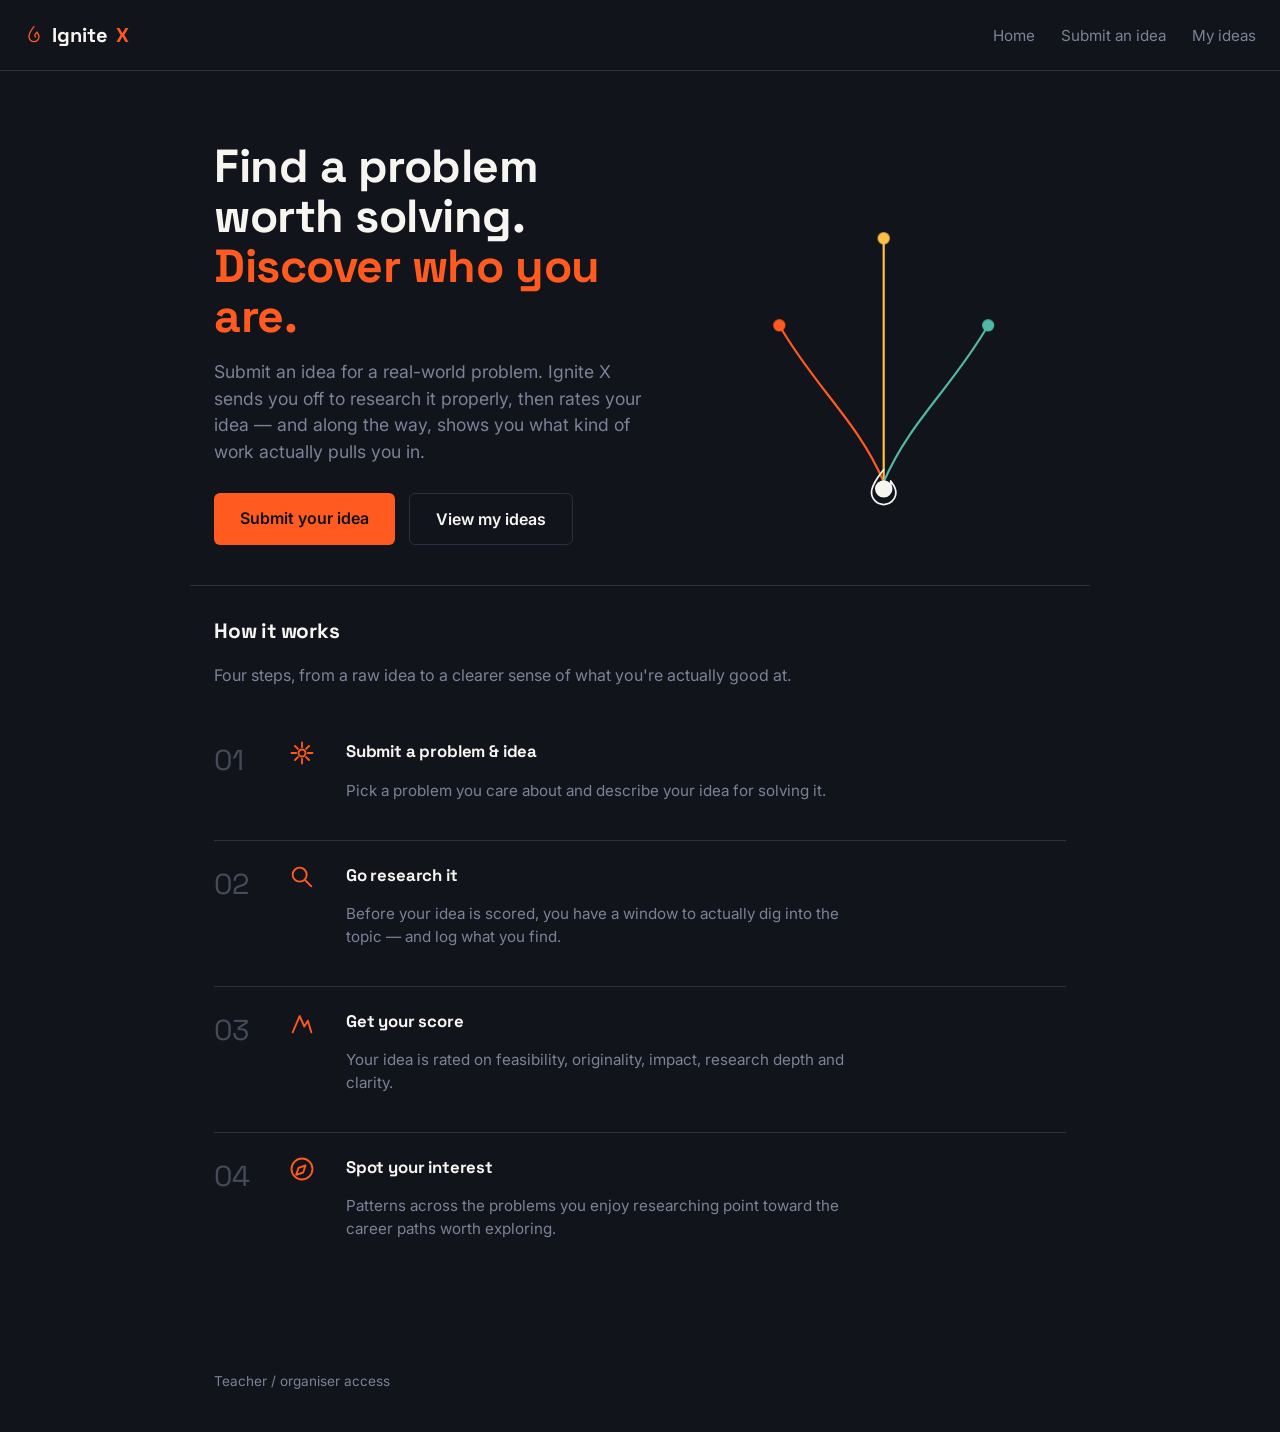
<file: index.html>
<!DOCTYPE html>
<html lang="en">
<head>
<meta charset="UTF-8">
<meta name="viewport" content="width=device-width, initial-scale=1">
<title>Ignite X</title>
<link rel="preconnect" href="https://fonts.googleapis.com">
<link href="https://fonts.googleapis.com/css2?family=Space+Grotesk:wght@500;700&family=Inter:wght@400;500;600&display=swap" rel="stylesheet">
<link rel="stylesheet" href="style.css">
</head>
<body>

<nav>
  <div class="logo">
    <svg class="mark" viewBox="0 0 24 24" fill="none" xmlns="http://www.w3.org/2000/svg">
      <path d="M12 2C12 2 6 9 6 14a6 6 0 0012 0c0-2.5-1.5-4-2.5-5.5C14.5 10 13 11 13 12.5c0 .8.5 1.3 1 1.8" stroke="#ff5a1f" stroke-width="1.6" stroke-linecap="round" stroke-linejoin="round"/>
    </svg>
    Ignite<span>X</span>
  </div>
  <div class="links">
    <a href="index.html">Home</a>
    <a href="submit.html">Submit an idea</a>
    <a href="dashboard.html">My ideas</a>
  </div>
</nav>

<section class="hero wrap">
  <div class="hero-grid">
    <div>
      <h1>Find a problem worth solving. <span class="accent">Discover who you are.</span></h1>
      <p>Submit an idea for a real-world problem. Ignite X sends you off to research it properly, then rates your idea — and along the way, shows you what kind of work actually pulls you in.</p>
      <div style="margin-top:28px;display:flex;gap:14px">
        <a href="submit.html" class="btn">Submit your idea</a>
        <a href="dashboard.html" class="btn ghost">View my ideas</a>
      </div>
    </div>
    <svg class="hero-art" viewBox="0 0 420 420" fill="none" xmlns="http://www.w3.org/2000/svg">
      <path class="draw" d="M210 370 C 180 300 130 260 90 190" stroke="#ff5a1f" stroke-width="2.5" stroke-linecap="round"/>
      <path class="draw d2" d="M210 370 C 210 280 210 200 210 90" stroke="#ffc145" stroke-width="2.5" stroke-linecap="round"/>
      <path class="draw d3" d="M210 370 C 240 300 290 260 330 190" stroke="#4fb8a6" stroke-width="2.5" stroke-linecap="round"/>
      <circle class="dot d1" cx="90" cy="190" r="7" fill="#ff5a1f"/>
      <circle class="dot d2" cx="210" cy="90" r="7" fill="#ffc145"/>
      <circle class="dot d3" cx="330" cy="190" r="7" fill="#4fb8a6"/>
      <circle cx="210" cy="378" r="10" fill="#f7f5f0"/>
      <path d="M210 356c0 0-14 16-14 26a14 14 0 0028 0c0-6-3.5-9.5-6-13 1 5-2 8-4 9" stroke="#f7f5f0" stroke-width="2" stroke-linecap="round" stroke-linejoin="round"/>
    </svg>
  </div>
</section>

<section class="how wrap">
  <h2>How it works</h2>
  <p style="color:var(--slate)">Four steps, from a raw idea to a clearer sense of what you're actually good at.</p>
  <div class="how-list">
    <div class="how-item">
      <div class="idx">01</div>
      <svg class="icon" viewBox="0 0 24 24" fill="none"><path d="M12 3v4M12 17v4M3 12h4M17 12h4M6 6l2.5 2.5M15.5 15.5L18 18M18 6l-2.5 2.5M8.5 15.5L6 18" stroke-width="1.6" stroke-linecap="round"/><circle cx="12" cy="12" r="3" stroke-width="1.6"/></svg>
      <div>
        <h3>Submit a problem &amp; idea</h3>
        <p>Pick a problem you care about and describe your idea for solving it.</p>
      </div>
    </div>
    <div class="how-item">
      <div class="idx">02</div>
      <svg class="icon" viewBox="0 0 24 24" fill="none"><circle cx="10" cy="10" r="6" stroke-width="1.6"/><path d="M15 15l5 5" stroke-width="1.6" stroke-linecap="round"/></svg>
      <div>
        <h3>Go research it</h3>
        <p>Before your idea is scored, you have a window to actually dig into the topic — and log what you find.</p>
      </div>
    </div>
    <div class="how-item">
      <div class="idx">03</div>
      <svg class="icon" viewBox="0 0 24 24" fill="none"><path d="M4 20l6-14 4 9 3-5 3 10" stroke-width="1.6" stroke-linecap="round" stroke-linejoin="round"/></svg>
      <div>
        <h3>Get your score</h3>
        <p>Your idea is rated on feasibility, originality, impact, research depth and clarity.</p>
      </div>
    </div>
    <div class="how-item">
      <div class="idx">04</div>
      <svg class="icon" viewBox="0 0 24 24" fill="none"><circle cx="12" cy="12" r="9" stroke-width="1.6"/><path d="M15 9l-2 6-6 2 2-6 6-2z" stroke-width="1.6" stroke-linejoin="round"/></svg>
      <div>
        <h3>Spot your interest</h3>
        <p>Patterns across the problems you enjoy researching point toward the career paths worth exploring.</p>
      </div>
    </div>
  </div>
</section>

<div class="wrap" style="padding-bottom:40px"><a href="admin.html" style="color:var(--slate);font-size:.85rem">Teacher / organiser access</a></div>

</body>
</html>
</file>
<file: style.css>
:root{
  --ink:#12141c;
  --ink-2:#1d2130;
  --paper:#f7f5f0;
  --flame:#ff5a1f;
  --spark:#ffc145;
  --teal:#4fb8a6;
  --slate:#7c8296;
  --line:#2a2f42;
  --good:#3ecf8e;
}
*{box-sizing:border-box}
html,body{margin:0;padding:0}
body{
  background:var(--ink);
  color:var(--paper);
  font-family:'Inter',system-ui,sans-serif;
  line-height:1.5;
}
h1,h2,h3,.display{
  font-family:'Space Grotesk',system-ui,sans-serif;
  font-weight:700;
  letter-spacing:-0.01em;
  margin:0;
}
a{color:var(--spark);text-decoration:none}
.wrap{max-width:900px;margin:0 auto;padding:0 24px}

nav{
  display:flex;align-items:center;justify-content:space-between;
  padding:20px 24px;border-bottom:1px solid var(--line);
}
.logo{font-family:'Space Grotesk',sans-serif;font-weight:700;font-size:1.25rem;display:flex;align-items:center;gap:8px}
.logo .mark{width:20px;height:20px}
.logo span{color:var(--flame)}
nav .links a{margin-left:22px;color:var(--slate);font-size:.95rem}
nav .links a:hover{color:var(--paper)}

.hero{padding:70px 24px 40px}
.hero-grid{display:grid;grid-template-columns:1.1fr 0.9fr;gap:40px;align-items:center}
.hero h1{font-size:2.9rem;line-height:1.08}
.hero p{color:var(--slate);max-width:48ch;font-size:1.1rem;margin-top:18px}
.hero .accent{color:var(--flame)}
.hero-art{width:100%;height:auto}
.hero-art .draw{stroke-dasharray:600;stroke-dashoffset:600;animation:draw 1.6s ease-out forwards}
.hero-art .draw.d2{animation-delay:.15s}
.hero-art .draw.d3{animation-delay:.3s}
.hero-art .dot{opacity:0;animation:fadein .5s ease-out forwards}
.hero-art .dot.d1{animation-delay:1.1s}
.hero-art .dot.d2{animation-delay:1.3s}
.hero-art .dot.d3{animation-delay:1.5s}
@keyframes draw{to{stroke-dashoffset:0}}
@keyframes fadein{to{opacity:1}}
@media (prefers-reduced-motion: reduce){
  .hero-art .draw,.hero-art .dot{animation:none;stroke-dashoffset:0;opacity:1}
}

.btn{
  display:inline-block;background:var(--flame);color:var(--ink);
  padding:13px 26px;border-radius:6px;font-weight:600;border:none;
  cursor:pointer;font-size:1rem;font-family:inherit;
}
.btn:hover{background:var(--spark)}
.btn.ghost{background:transparent;border:1px solid var(--line);color:var(--paper)}
.btn.ghost:hover{border-color:var(--flame);color:var(--flame)}

.how{padding:30px 24px 90px;border-top:1px solid var(--line)}
.how h2{font-size:1.3rem;margin-bottom:6px}
.how-list{margin-top:30px}
.how-item{
  display:grid;grid-template-columns:56px 40px 1fr;align-items:start;gap:18px;
  padding:22px 0;border-bottom:1px solid var(--line)
}
.how-item:last-child{border-bottom:none}
.how-item .idx{font-family:'Space Grotesk',sans-serif;font-size:1.8rem;color:var(--slate);opacity:.5}
.how-item .icon{width:28px;height:28px;stroke:var(--flame)}
.how-item h3{font-size:1.05rem;margin-bottom:6px}
.how-item p{color:var(--slate);font-size:.95rem;max-width:52ch}

main.page{padding:50px 24px 90px}
.card{
  background:var(--ink-2);border:1px solid var(--line);
  border-radius:10px;padding:28px;margin-top:22px;
}
label{display:block;font-size:.9rem;color:var(--slate);margin:18px 0 6px}
label:first-of-type{margin-top:0}
input,textarea,select{
  width:100%;background:var(--ink);border:1px solid var(--line);
  color:var(--paper);padding:12px 14px;border-radius:6px;
  font-family:inherit;font-size:1rem;
}
textarea{min-height:110px;resize:vertical}
input:focus,textarea:focus,select:focus{outline:2px solid var(--flame);outline-offset:1px}

.idea{border-bottom:1px solid var(--line);padding:20px 0}
.idea:last-child{border-bottom:none}
.idea-top{display:flex;justify-content:space-between;align-items:baseline;gap:12px;flex-wrap:wrap}
.idea-top h3{font-size:1.15rem}
.tag{
  font-size:.78rem;padding:4px 10px;border-radius:20px;border:1px solid var(--line);color:var(--slate);white-space:nowrap
}
.tag.researching{color:var(--spark);border-color:var(--spark)}
.tag.ready{color:var(--good);border-color:var(--good)}
.idea p.problem{color:var(--slate);margin:8px 0}
.countdown{font-size:.9rem;color:var(--slate);margin-top:6px}
.idea-actions{margin-top:12px;display:flex;gap:10px;flex-wrap:wrap}
.idea-actions a,.idea-actions button{font-size:.9rem}

.note{background:var(--ink);border:1px solid var(--line);border-radius:6px;padding:10px 12px;margin-top:10px;font-size:.92rem}
.note time{display:block;color:var(--slate);font-size:.78rem;margin-top:4px}

.score-grid{display:grid;grid-template-columns:1fr 1fr;gap:18px;margin-top:20px}
.score-item{background:var(--ink);border:1px solid var(--line);border-radius:8px;padding:16px}
.score-item .num{font-family:'Space Grotesk',sans-serif;font-size:2rem;color:var(--flame)}
.score-item .label{color:var(--slate);font-size:.85rem}
.overall{text-align:center;padding:24px 0}
.overall .num{font-family:'Space Grotesk',sans-serif;font-size:4rem;color:var(--spark)}

.empty{color:var(--slate);text-align:center;padding:50px 0}
.loading{color:var(--slate);text-align:center;padding:50px 0;font-size:.9rem}
.rank{
  display:flex;align-items:center;justify-content:space-between;gap:12px;
  border-bottom:1px solid var(--line);padding:16px 0;flex-wrap:wrap
}
.rank .pos{font-family:'Space Grotesk',sans-serif;color:var(--flame);font-size:1.3rem;width:34px}
.rank .who{color:var(--slate);font-size:.85rem}
.rank .sc{font-family:'Space Grotesk',sans-serif;font-size:1.4rem;color:var(--spark)}
.gate{max-width:340px;margin:80px auto;text-align:center}
.demo-note{margin-top:40px;font-size:.82rem;color:var(--slate);border-top:1px dashed var(--line);padding-top:16px}

@media(max-width:600px){
  .hero h1{font-size:2.1rem}
  .hero-grid{grid-template-columns:1fr}
  .hero-art{max-width:280px;margin:0 auto}
  .score-grid{grid-template-columns:1fr}
}
</file>
